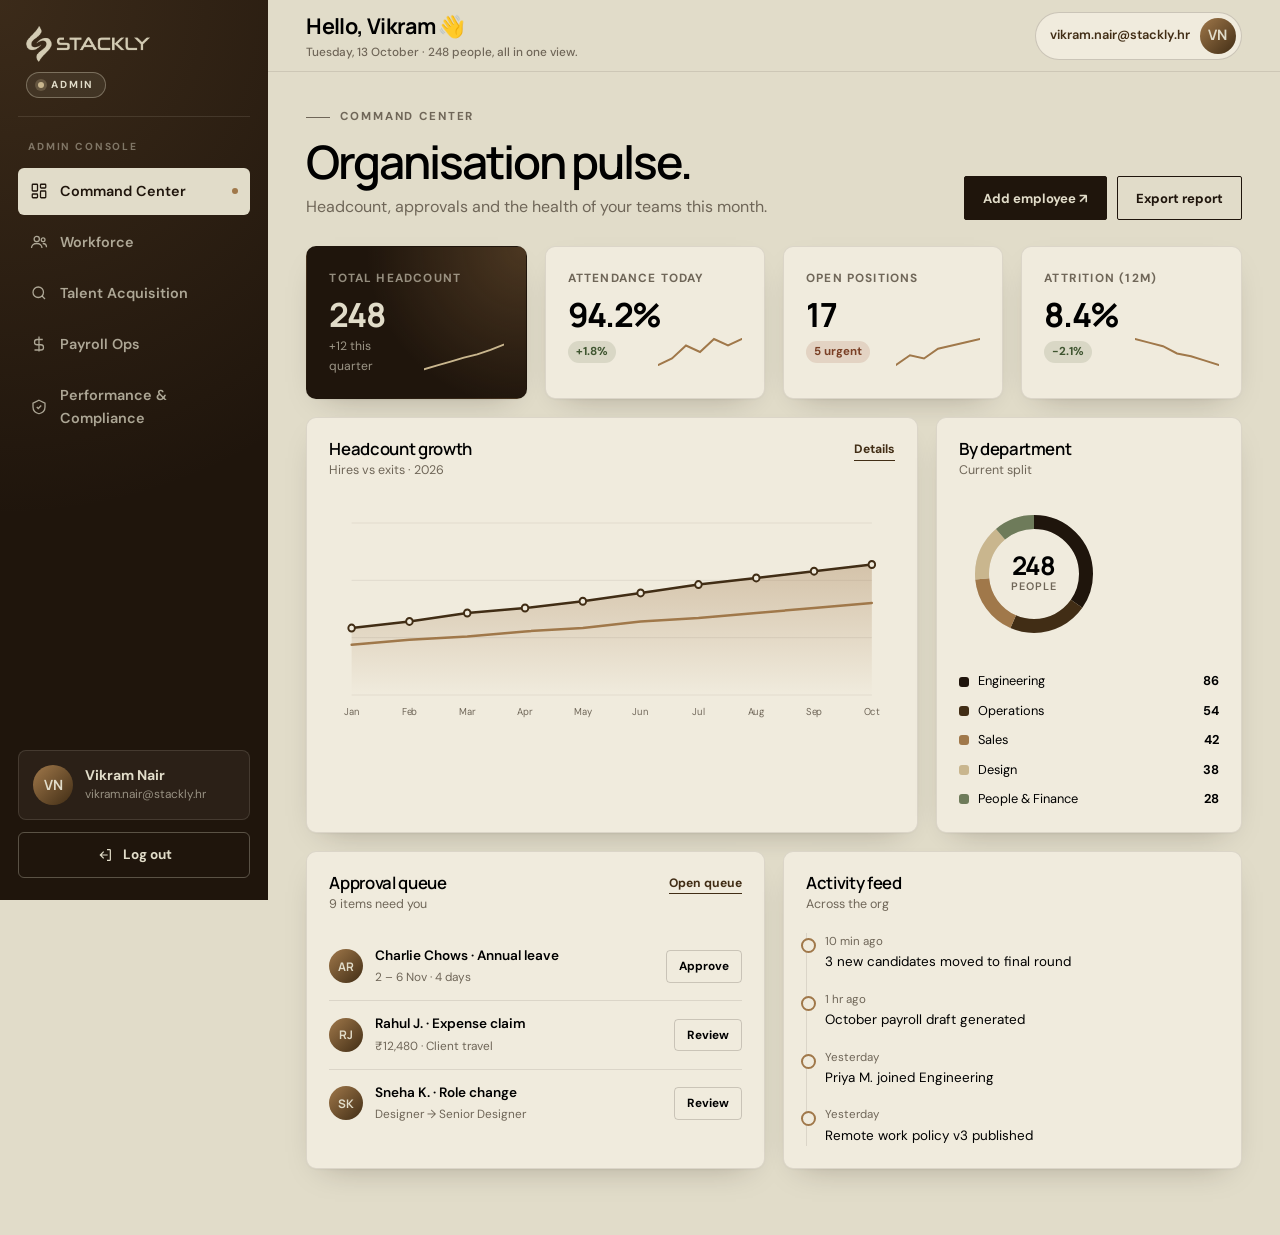
<file: html/admin.html>
<!-- html/admin.html -->
<!doctype html>
<html lang="en">
<head>
  <meta charset="utf-8">
  <meta name="viewport" content="width=device-width, initial-scale=1">
  <meta name="theme-color" content="#1F150C">
  <meta name="description" content="Stackly HR admin console — workforce, hiring, payroll and compliance at a glance.">
  <title>Admin Console — Stackly HR</title>
  <link rel="preconnect" href="https://fonts.googleapis.com">
  <link rel="preconnect" href="https://fonts.gstatic.com" crossorigin>
  <link rel="stylesheet" href="../global.css">
  <link rel="stylesheet" href="../css/dashboard.css">
</head>
<body class="dash" data-name="Vikram Nair" data-email="vikram.nair@stackly.hr">

  <!-- Sidebar -->
  <aside class="sidebar" id="sidebar" aria-label="Admin navigation">
    <div class="side-top">
      <a class="side-brand" href="admin.html" aria-label="Reload Admin Console">
        <img src="../logo.webp" alt="Stackly">
        <span class="role-chip">ADMIN</span>
      </a>
      <button class="side-close" type="button" aria-label="Close navigation">×</button>
    </div>
    <p class="side-label">Admin console</p>
    <nav class="side-nav">
      <button class="side-link" type="button" data-target="a-command">
        <svg viewBox="0 0 24 24"><rect x="3" y="3" width="7" height="9" rx="1"/><rect x="14" y="3" width="7" height="5" rx="1"/><rect x="14" y="12" width="7" height="9" rx="1"/><rect x="3" y="16" width="7" height="5" rx="1"/></svg>Command Center
      </button>
      <button class="side-link" type="button" data-target="a-workforce">
        <svg viewBox="0 0 24 24"><circle cx="9" cy="8" r="3.5"/><path d="M2 20c0-3.5 3-6 7-6s7 2.5 7 6"/><circle cx="17.5" cy="9" r="2.5"/><path d="M17 14c3 0 5 2 5 5"/></svg>Workforce
      </button>
      <button class="side-link" type="button" data-target="a-hiring">
        <svg viewBox="0 0 24 24"><circle cx="11" cy="11" r="7"/><path d="M20 20l-4-4"/></svg>Talent Acquisition
      </button>
      <button class="side-link" type="button" data-target="a-payroll">
        <svg viewBox="0 0 24 24"><path d="M12 2v20M17 6H9.5a3.5 3.5 0 0 0 0 7h5a3.5 3.5 0 0 1 0 7H6"/></svg>Payroll Ops
      </button>
      <button class="side-link" type="button" data-target="a-insights">
        <svg viewBox="0 0 24 24"><path d="M12 3l8 4v5c0 5-3.5 8-8 9-4.5-1-8-4-8-9V7z"/><path d="M9 12l2 2 4-4"/></svg>Performance &amp; Compliance
      </button>
    </nav>
    <div class="side-bottom">
      <div class="profile-card">
        <span class="avatar js-initial"></span>
        <div><strong class="js-name"></strong><span class="js-email"></span></div>
      </div>
      <a class="logout-btn" href="login.html">
        <svg viewBox="0 0 24 24"><path d="M15 4h4a1 1 0 0 1 1 1v14a1 1 0 0 1-1 1h-4M10 17l-5-5 5-5M5 12h11"/></svg>Log out
      </a>
    </div>
  </aside>
  <div class="nav-overlay" aria-hidden="true"></div>

  <!-- Header -->
  <header class="dash-header">
    <div class="header-left">
      <button class="nav-burger" type="button" aria-label="Open navigation" aria-controls="sidebar" aria-expanded="false"><span></span><span></span><span></span></button>
      <p class="hello">Hello, <span class="js-first"></span> 👋<small>Tuesday, 13 October · 248 people, all in one view.</small></p>
    </div>
    <a class="header-profile" href="../404.html" aria-label="View profile">
      <span class="email js-email"></span>
      <span class="avatar js-initial" aria-hidden="true"></span>
    </a>
  </header>

  <main class="dash-main" id="main">

    <!-- 1. Command Center -->
    <section class="data-section" id="a-command" aria-labelledby="a-cmd-title">
      <div class="section-title">
        <div><p class="eyebrow">Command center</p><h1 id="a-cmd-title">Organisation pulse.</h1><p>Headcount, approvals and the health of your teams this month.</p></div>
        <div class="title-actions"><button class="btn" type="button" onclick="window.location.href='../404.html'">Add employee ↗</button><button class="btn btn--outline" type="button" onclick="window.location.href='../404.html'">Export report</button></div>
      </div>
      <div class="grid grid-4">
        <article class="card card--dark"><p class="kpi-label">Total headcount</p><p class="kpi-value" data-count="248">0</p><div class="kpi-foot"><span class="muted">+12 this quarter</span><svg class="spark" data-values="210,216,222,228,233,240,248"></svg></div></article>
        <article class="card"><p class="kpi-label">Attendance today</p><p class="kpi-value" data-count="94.2" data-suffix="%">0</p><div class="kpi-foot"><span class="trend up">+1.8%</span><svg class="spark" data-values="90,91,93,92,94,93,94"></svg></div></article>
        <article class="card"><p class="kpi-label">Open positions</p><p class="kpi-value" data-count="17">0</p><div class="kpi-foot"><span class="trend down">5 urgent</span><svg class="spark" data-values="9,12,11,14,15,16,17"></svg></div></article>
        <article class="card"><p class="kpi-label">Attrition (12m)</p><p class="kpi-value" data-count="8.4" data-suffix="%">0</p><div class="kpi-foot"><span class="trend up">−2.1%</span><svg class="spark" data-values="12,11.5,11,10,9.6,9,8.4"></svg></div></article>
      </div>
      <div class="grid grid-21">
        <article class="card">
          <div class="card-head"><div><h2>Headcount growth</h2><p>Hires vs exits · 2026</p></div><button class="card-link" type="button" onclick="window.location.href='../404.html'">Details</button></div>
          <svg class="line-chart" data-values="210,214,219,222,226,231,236,240,244,248" data-values2="200,203,205,208,210,214,216,219,222,225" data-labels="Jan,Feb,Mar,Apr,May,Jun,Jul,Aug,Sep,Oct"></svg>
        </article>
        <article class="card">
          <div class="card-head"><div><h2>By department</h2><p>Current split</p></div></div>
          <div class="donut-wrap">
            <div class="donut" data-values="86,54,42,38,28" data-colors="#1F150C,#412D15,#A0784A,#C9B68E,#6E7B5A"><div class="donut-center"><strong>248</strong><span>People</span></div></div>
            <ul class="legend"><li><i style="background:#1F150C"></i>Engineering<b>86</b></li><li><i style="background:#412D15"></i>Operations<b>54</b></li><li><i style="background:#A0784A"></i>Sales<b>42</b></li><li><i style="background:#C9B68E"></i>Design<b>38</b></li><li><i style="background:#6E7B5A"></i>People &amp; Finance<b>28</b></li></ul>
          </div>
        </article>
      </div>
      <div class="grid grid-2">
        <article class="card">
          <div class="card-head"><div><h2>Approval queue</h2><p>9 items need you</p></div><button class="card-link" type="button" onclick="window.location.href='../404.html'">Open queue</button></div>
          <ul class="list">
            <li><span class="avatar">AR</span><div class="grow"><strong>Charlie Chows · Annual leave</strong><small>2 – 6 Nov · 4 days</small></div><button class="mini-btn" type="button" onclick="window.location.href='../404.html'">Approve</button></li>
            <li><span class="avatar">RJ</span><div class="grow"><strong>Rahul J. · Expense claim</strong><small>₹12,480 · Client travel</small></div><button class="mini-btn" type="button" onclick="window.location.href='../404.html'">Review</button></li>
            <li><span class="avatar">SK</span><div class="grow"><strong>Sneha K. · Role change</strong><small>Designer → Senior Designer</small></div><button class="mini-btn" type="button" onclick="window.location.href='../404.html'">Review</button></li>
          </ul>
        </article>
        <article class="card">
          <div class="card-head"><div><h2>Activity feed</h2><p>Across the org</p></div></div>
          <ul class="timeline">
            <li><small>10 min ago</small>3 new candidates moved to final round</li>
            <li><small>1 hr ago</small>October payroll draft generated</li>
            <li><small>Yesterday</small>Priya M. joined Engineering</li>
            <li><small>Yesterday</small>Remote work policy v3 published</li>
          </ul>
        </article>
      </div>
    </section>

    <!-- 2. Workforce -->
    <section class="data-section" id="a-workforce" aria-labelledby="a-wf-title">
      <div class="section-title">
        <div><p class="eyebrow">Workforce</p><h1 id="a-wf-title">Every person, accounted for.</h1><p>Directory, attendance patterns and team composition.</p></div>
        <div class="title-actions"><button class="btn" type="button" onclick="window.location.href='../404.html'">Import CSV</button></div>
      </div>
      <div class="grid grid-4">
        <article class="card"><p class="kpi-label">Present now</p><p class="kpi-value" data-count="214">0</p><div class="kpi-foot"><span>of 248</span><span class="trend up">86%</span></div></article>
        <article class="card"><p class="kpi-label">On leave</p><p class="kpi-value" data-count="19">0</p><div class="kpi-foot"><span>7 planned this week</span></div></article>
        <article class="card"><p class="kpi-label">Remote</p><p class="kpi-value" data-count="15">0</p><div class="kpi-foot"><span class="trend up">Policy OK</span></div></article>
        <article class="card card--dark"><p class="kpi-label">Avg. tenure</p><p class="kpi-value" data-count="3.2" data-suffix=" yrs">0</p><div class="kpi-foot"><span class="muted">+0.4 YoY</span></div></article>
      </div>
      <div class="grid grid-21">
        <article class="card">
          <div class="card-head"><div><h2>Daily attendance rate</h2><p>Last 10 working days</p></div></div>
          <div class="bar-chart" data-values="92,94,91,95,93,88,94,96,93,94" data-labels="30,1,2,5,6,7,8,9,12,13" data-unit="%" data-alt="5"></div>
        </article>
        <article class="card">
          <div class="card-head"><div><h2>Employment type</h2><p>Contract mix</p></div></div>
          <div class="donut-wrap">
            <div class="donut" data-values="198,32,18" data-colors="#412D15,#A0784A,#C9B68E"><div class="donut-center"><strong>80%</strong><span>Full-time</span></div></div>
            <ul class="legend"><li><i style="background:#412D15"></i>Full-time<b>198</b></li><li><i style="background:#A0784A"></i>Contract<b>32</b></li><li><i style="background:#C9B68E"></i>Interns<b>18</b></li></ul>
          </div>
        </article>
      </div>
      <div class="grid grid-12">
        <article class="card">
          <div class="card-head"><div><h2>Org attendance heat</h2><p>10 weeks</p></div></div>
          <div class="heatmap" data-seed="42"></div>
          <div class="heat-legend">Low <span style="background:rgba(31,21,12,.07)"></span><span style="background:rgba(160,120,74,.3)"></span><span style="background:rgba(160,120,74,.6)"></span><span style="background:#412D15"></span> High</div>
        </article>
        <article class="card">
          <div class="card-head"><div><h2>Directory</h2><p>Recently updated</p></div><button class="card-link" type="button" onclick="window.location.href='../404.html'">All employees</button></div>
          <div class="table-wrap"><table>
            <thead><tr><th>Name</th><th>Department</th><th>Location</th><th>Status</th><th></th></tr></thead>
            <tbody>
              <tr><td>Charlie Chows</td><td>Design</td><td>Salem</td><td><span class="pill ok">Active</span></td><td><button class="mini-btn" type="button" onclick="window.location.href='../404.html'">Profile</button></td></tr>
              <tr><td>Priya Menon</td><td>Engineering</td><td>Chennai</td><td><span class="pill info">Onboarding</span></td><td><button class="mini-btn" type="button" onclick="window.location.href='../404.html'">Profile</button></td></tr>
              <tr><td>Rahul Joshi</td><td>Sales</td><td>Remote</td><td><span class="pill ok">Active</span></td><td><button class="mini-btn" type="button" onclick="window.location.href='../404.html'">Profile</button></td></tr>
              <tr><td>Meera Pillai</td><td>Operations</td><td>Salem</td><td><span class="pill warn">On leave</span></td><td><button class="mini-btn" type="button" onclick="window.location.href='../404.html'">Profile</button></td></tr>
            </tbody>
          </table></div>
        </article>
      </div>
    </section>

    <!-- 3. Talent Acquisition -->
    <section class="data-section" id="a-hiring" aria-labelledby="a-hire-title">
      <div class="section-title">
        <div><p class="eyebrow">Talent acquisition</p><h1 id="a-hire-title">Build the team ahead.</h1><p>Pipeline health, sources and upcoming interviews.</p></div>
        <div class="title-actions"><button class="btn" type="button" onclick="window.location.href='../404.html'">Post a job ↗</button></div>
      </div>
      <div class="grid grid-3">
        <article class="card card--dark"><p class="kpi-label">Active candidates</p><p class="big-num" style="margin-top:12px" data-count="342">0</p><div class="stat-split"><div><b>17</b><small>Roles</small></div><div><b>24d</b><small>Time to hire</small></div><div><b>86%</b><small>Offer accept</small></div></div></article>
        <article class="card" style="grid-column: span 2">
          <div class="card-head"><div><h2>Hiring funnel</h2><p>All open roles · this quarter</p></div></div>
          <div class="funnel">
            <div class="funnel-row"><span>Applied</span><div class="track-bar"><div class="fill" data-w="100"></div></div><b>342</b></div>
            <div class="funnel-row"><span>Screened</span><div class="track-bar"><div class="fill" data-w="58"></div></div><b>198</b></div>
            <div class="funnel-row"><span>Interviewed</span><div class="track-bar"><div class="fill" data-w="28"></div></div><b>96</b></div>
            <div class="funnel-row"><span>Offered</span><div class="track-bar"><div class="fill" data-w="8"></div></div><b>28</b></div>
            <div class="funnel-row"><span>Hired</span><div class="track-bar"><div class="fill" data-w="7"></div></div><b>24</b></div>
          </div>
        </article>
      </div>
      <div class="grid grid-2">
        <article class="card">
          <div class="card-head"><div><h2>Applications per week</h2><p>Last 8 weeks</p></div></div>
          <svg class="line-chart" data-values="28,34,31,42,39,47,44,52" data-labels="W1,W2,W3,W4,W5,W6,W7,W8"></svg>
        </article>
        <article class="card">
          <div class="card-head"><div><h2>Candidate sources</h2><p>Where hires come from</p></div></div>
          <div class="donut-wrap">
            <div class="donut" data-values="38,27,20,15" data-colors="#1F150C,#A0784A,#C9B68E,#6E7B5A"><div class="donut-center"><strong>38%</strong><span>Referrals</span></div></div>
            <ul class="legend"><li><i style="background:#1F150C"></i>Referrals<b>38%</b></li><li><i style="background:#A0784A"></i>LinkedIn<b>27%</b></li><li><i style="background:#C9B68E"></i>Careers page<b>20%</b></li><li><i style="background:#6E7B5A"></i>Agencies<b>15%</b></li></ul>
          </div>
        </article>
      </div>
      <div class="grid grid-21">
        <article class="card">
          <div class="card-head"><div><h2>Open roles</h2><p>Sorted by urgency</p></div><button class="card-link" type="button" onclick="window.location.href='../404.html'">Manage roles</button></div>
          <div class="table-wrap"><table>
            <thead><tr><th>Role</th><th>Team</th><th>Pipeline</th><th>Priority</th><th></th></tr></thead>
            <tbody>
              <tr><td>Senior Backend Engineer</td><td>Engineering</td><td>48</td><td><span class="pill bad">Urgent</span></td><td><button class="mini-btn" type="button" onclick="window.location.href='../404.html'">View</button></td></tr>
              <tr><td>Payroll Specialist</td><td>Finance</td><td>21</td><td><span class="pill warn">High</span></td><td><button class="mini-btn" type="button" onclick="window.location.href='../404.html'">View</button></td></tr>
              <tr><td>Product Designer</td><td>Design</td><td>36</td><td><span class="pill ok">Normal</span></td><td><button class="mini-btn" type="button" onclick="window.location.href='../404.html'">View</button></td></tr>
            </tbody>
          </table></div>
        </article>
        <article class="card">
          <div class="card-head"><div><h2>Interviews today</h2><p>4 scheduled</p></div></div>
          <ul class="list">
            <li><span class="avatar">DS</span><div class="grow"><strong>Divya S.</strong><small>11:00 · Backend · Round 2</small></div></li>
            <li><span class="avatar">AK</span><div class="grow"><strong>Arjun K.</strong><small>13:30 · Design · Portfolio</small></div></li>
            <li><span class="avatar">NT</span><div class="grow"><strong>Nisha T.</strong><small>16:00 · Payroll · Final</small></div></li>
          </ul>
        </article>
      </div>
    </section>

    <!-- 4. Payroll Ops -->
    <section class="data-section" id="a-payroll" aria-labelledby="a-pay-title">
      <div class="section-title">
        <div><p class="eyebrow">Payroll ops</p><h1 id="a-pay-title">Run payroll with confidence.</h1><p>Cycle status, cost trends, statutory filings and exceptions.</p></div>
        <div class="title-actions"><button class="btn" type="button" onclick="window.location.href='../404.html'">Run October payroll</button><button class="btn btn--outline" type="button" onclick="window.location.href='../404.html'">Preview</button></div>
      </div>
      <div class="grid grid-4">
        <article class="card card--dark"><p class="kpi-label">Monthly payroll</p><p class="kpi-value" data-count="2.84" data-prefix="₹" data-suffix=" Cr">0</p><div class="kpi-foot"><span class="muted">October draft</span><svg class="spark" data-values="2.5,2.55,2.6,2.66,2.7,2.78,2.84"></svg></div></article>
        <article class="card"><p class="kpi-label">Employees paid</p><p class="kpi-value" data-count="246">0</p><div class="kpi-foot"><span>2 on hold</span></div></article>
        <article class="card"><p class="kpi-label">Exceptions</p><p class="kpi-value" data-count="5">0</p><div class="kpi-foot"><span class="trend down">Needs review</span></div></article>
        <article class="card"><p class="kpi-label">Cycle readiness</p><p class="kpi-value" data-count="82" data-suffix="%">0</p><div class="kpi-foot"><span class="trend up">On schedule</span></div></article>
      </div>
      <div class="grid grid-21">
        <article class="card">
          <div class="card-head"><div><h2>Payroll cost by month</h2><p>₹ lakhs · 2026</p></div></div>
          <div class="bar-chart" data-values="250,252,258,261,266,270,274,278,281,284" data-labels="Jan,Feb,Mar,Apr,May,Jun,Jul,Aug,Sep,Oct" data-unit="L" data-alt="9"></div>
        </article>
        <article class="card">
          <div class="card-head"><div><h2>Cost composition</h2><p>October</p></div></div>
          <div class="donut-wrap">
            <div class="donut" data-values="68,14,10,8" data-colors="#1F150C,#412D15,#A0784A,#C9B68E"><div class="donut-center"><strong>₹2.84Cr</strong><span>Total</span></div></div>
            <ul class="legend"><li><i style="background:#1F150C"></i>Salaries<b>68%</b></li><li><i style="background:#412D15"></i>Benefits<b>14%</b></li><li><i style="background:#A0784A"></i>Statutory<b>10%</b></li><li><i style="background:#C9B68E"></i>Bonuses<b>8%</b></li></ul>
          </div>
        </article>
      </div>
      <div class="grid grid-2">
        <article class="card">
          <div class="card-head"><div><h2>Cycle checklist</h2><p>October run</p></div></div>
          <div class="progress-list">
            <div class="progress-row"><div class="meta"><span>Attendance locked</span><span>100%</span></div><div class="track-bar"><div class="fill" data-w="100"></div></div></div>
            <div class="progress-row"><div class="meta"><span>Variable pay inputs</span><span>90%</span></div><div class="track-bar"><div class="fill" data-w="90"></div></div></div>
            <div class="progress-row"><div class="meta"><span>Reimbursements approved</span><span>74%</span></div><div class="track-bar"><div class="fill" data-w="74"></div></div></div>
            <div class="progress-row"><div class="meta"><span>Finance sign-off</span><span>0%</span></div><div class="track-bar"><div class="fill" data-w="2"></div></div></div>
          </div>
        </article>
        <article class="card">
          <div class="card-head"><div><h2>Statutory filings</h2><p>Upcoming deadlines</p></div></div>
          <ul class="list">
            <li><span class="icon-dot">PF</span><div class="grow"><strong>EPF challan</strong><small>Due 15 Oct</small></div><span class="pill warn">2 days</span></li>
            <li><span class="icon-dot">ESI</span><div class="grow"><strong>ESIC contribution</strong><small>Due 15 Oct</small></div><span class="pill warn">2 days</span></li>
            <li><span class="icon-dot">TDS</span><div class="grow"><strong>TDS Q2 return</strong><small>Due 31 Oct</small></div><span class="pill ok">Ready</span></li>
            <li><span class="icon-dot">PT</span><div class="grow"><strong>Professional tax</strong><small>Filed 30 Sep</small></div><span class="pill ok">Filed</span></li>
          </ul>
        </article>
      </div>
      <article class="card">
        <div class="card-head"><div><h2>Exceptions to resolve</h2><p>Before running payroll</p></div></div>
        <div class="table-wrap"><table>
          <thead><tr><th>Employee</th><th>Issue</th><th>Impact</th><th>Status</th><th></th></tr></thead>
          <tbody>
            <tr><td>Priya Menon</td><td>Bank details missing</td><td>₹92,000</td><td><span class="pill bad">Blocked</span></td><td><button class="mini-btn" type="button" onclick="window.location.href='../404.html'">Fix</button></td></tr>
            <tr><td>Rahul Joshi</td><td>Loss of pay mismatch</td><td>₹4,200</td><td><span class="pill warn">Review</span></td><td><button class="mini-btn" type="button" onclick="window.location.href='../404.html'">Review</button></td></tr>
            <tr><td>Karthik S.</td><td>Arrears from revision</td><td>₹18,500</td><td><span class="pill warn">Review</span></td><td><button class="mini-btn" type="button" onclick="window.location.href='../404.html'">Review</button></td></tr>
          </tbody>
        </table></div>
      </article>
    </section>

    <!-- 5. Performance & Compliance -->
    <section class="data-section" id="a-insights" aria-labelledby="a-perf-title">
      <div class="section-title">
        <div><p class="eyebrow">Performance &amp; compliance</p><h1 id="a-perf-title">Healthy teams, clean records.</h1><p>Review cycles, engagement, policy acknowledgements and audits.</p></div>
        <div class="title-actions"><button class="btn" type="button" onclick="window.location.href='../404.html'">Launch review cycle</button></div>
      </div>
      <div class="grid grid-3">
        <article class="card card--dark">
          <div class="card-head"><div><h2>Q3 reviews completed</h2><p>Cycle closes 20 Oct</p></div></div>
          <div class="ring" data-v="73"><div class="ring-center">73%</div></div>
          <div class="stat-split"><div><b>181</b><small>Done</small></div><div><b>52</b><small>Pending</small></div><div><b>15</b><small>Overdue</small></div></div>
        </article>
        <article class="card">
          <div class="card-head"><div><h2>Rating distribution</h2><p>Q3 calibrated</p></div></div>
          <div class="bar-chart" data-values="4,18,96,48,15" data-labels="1,2,3,4,5" data-alt="0,4"></div>
        </article>
        <article class="card">
          <div class="card-head"><div><h2>Policy acknowledgement</h2><p>Signed by employees</p></div></div>
          <div class="progress-list">
            <div class="progress-row"><div class="meta"><span>Code of conduct</span><span>98%</span></div><div class="track-bar"><div class="fill" data-w="98"></div></div></div>
            <div class="progress-row"><div class="meta"><span>POSH training</span><span>91%</span></div><div class="track-bar"><div class="fill" data-w="91"></div></div></div>
            <div class="progress-row"><div class="meta"><span>Remote policy v3</span><span>64%</span></div><div class="track-bar"><div class="fill" data-w="64"></div></div></div>
            <div class="progress-row"><div class="meta"><span>Data privacy</span><span>87%</span></div><div class="track-bar"><div class="fill" data-w="87"></div></div></div>
          </div>
        </article>
      </div>
      <div class="grid grid-21">
        <article class="card">
          <div class="card-head"><div><h2>Engagement score</h2><p>eNPS vs industry benchmark</p></div></div>
          <svg class="line-chart" data-values="32,35,34,38,41,40,44,47" data-values2="30,30,31,31,32,32,33,33" data-labels="Q1'25,Q2,Q3,Q4,Q1'26,Q2,Q3,Q4"></svg>
        </article>
        <article class="card">
          <div class="card-head"><div><h2>Audit trail</h2><p>Recent admin actions</p></div><button class="card-link" type="button" onclick="window.location.href='../404.html'">Full log</button></div>
          <ul class="timeline">
            <li><small>Today, 09:12</small>Salary revision approved · Karthik S.</li>
            <li><small>Yesterday</small>Role permissions updated · Finance</li>
            <li><small>11 Oct</small>Background check cleared · Priya M.</li>
            <li><small>10 Oct</small>Policy v3 published to all</li>
          </ul>
        </article>
      </div>
      <article class="card">
        <div class="card-head"><div><h2>Compliance watchlist</h2><p>Items requiring action</p></div></div>
        <div class="table-wrap"><table>
          <thead><tr><th>Item</th><th>Owner</th><th>Due</th><th>Risk</th><th></th></tr></thead>
          <tbody>
            <tr><td>Labour law register update</td><td>People Ops</td><td>18 Oct</td><td><span class="pill bad">High</span></td><td><button class="mini-btn" type="button" onclick="window.location.href='../404.html'">Assign</button></td></tr>
            <tr><td>Contract renewals (6)</td><td>Legal</td><td>25 Oct</td><td><span class="pill warn">Medium</span></td><td><button class="mini-btn" type="button" onclick="window.location.href='../404.html'">Open</button></td></tr>
            <tr><td>Annual fire-safety drill</td><td>Facilities</td><td>5 Nov</td><td><span class="pill ok">Low</span></td><td><button class="mini-btn" type="button" onclick="window.location.href='../404.html'">Schedule</button></td></tr>
          </tbody>
        </table></div>
      </article>
    </section>
  </main>

  <script src="../js/dashboard.js"></script>
</body>
</html>
</file>
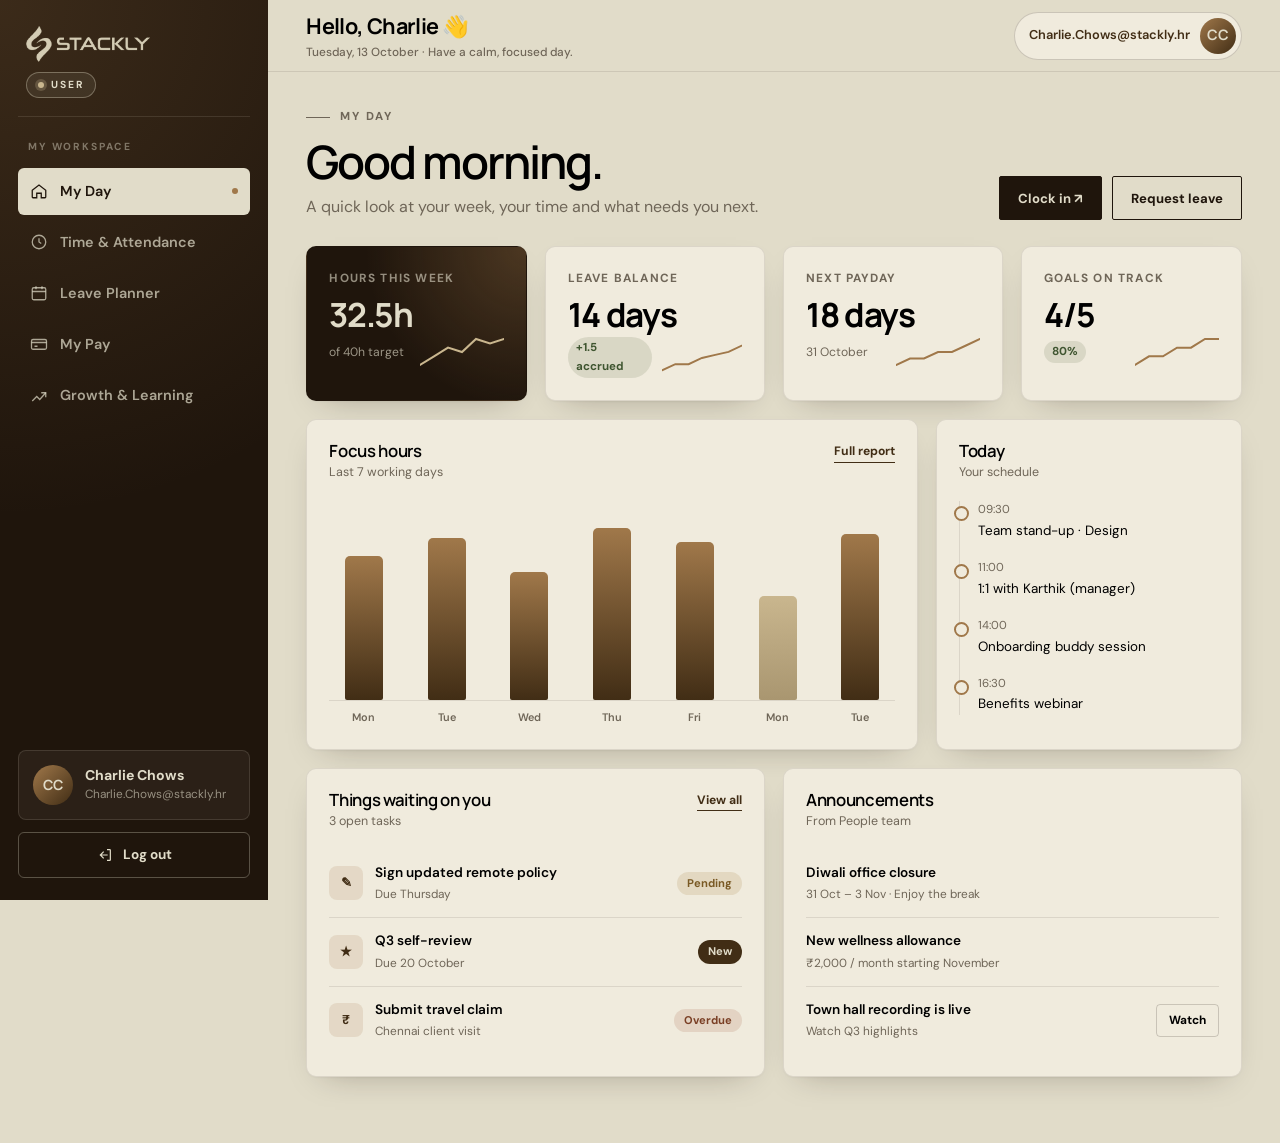
<file: html/user.html>
<!-- html/user.html -->
<!doctype html>
<html lang="en">
<head>
  <meta charset="utf-8">
  <meta name="viewport" content="width=device-width, initial-scale=1">
  <meta name="theme-color" content="#1F150C">
  <meta name="description" content="Your Stackly HR employee workspace — attendance, leave, pay and growth in one place.">
  <title>My Workspace — Stackly HR</title>
  <link rel="preconnect" href="https://fonts.googleapis.com">
  <link rel="preconnect" href="https://fonts.gstatic.com" crossorigin>
  <link rel="stylesheet" href="../global.css">
  <link rel="stylesheet" href="../css/dashboard.css">
</head>
<body class="dash" data-name="Charlie Chows" data-email="Charlie.Chows@stackly.hr">

  <!-- Sidebar -->
  <aside class="sidebar" id="sidebar" aria-label="Workspace navigation">
    <div class="side-top">
      <a class="side-brand" href="user.html" aria-label="Reload My Workspace">
        <img src="../logo.webp" alt="Stackly">
        <span class="role-chip">USER</span>
      </a>
      <button class="side-close" type="button" aria-label="Close navigation">×</button>
    </div>
    <p class="side-label">My workspace</p>
    <nav class="side-nav">
      <button class="side-link" type="button" data-target="u-home">
        <svg viewBox="0 0 24 24"><path d="M3 11l9-7 9 7v9a1 1 0 0 1-1 1h-5v-6H9v6H4a1 1 0 0 1-1-1z"/></svg>My Day
      </button>
      <button class="side-link" type="button" data-target="u-attendance">
        <svg viewBox="0 0 24 24"><circle cx="12" cy="12" r="9"/><path d="M12 7v5l3 2"/></svg>Time &amp; Attendance
      </button>
      <button class="side-link" type="button" data-target="u-leave">
        <svg viewBox="0 0 24 24"><rect x="3" y="5" width="18" height="16" rx="2"/><path d="M3 10h18M8 3v4M16 3v4"/></svg>Leave Planner
      </button>
      <button class="side-link" type="button" data-target="u-pay">
        <svg viewBox="0 0 24 24"><rect x="2" y="6" width="20" height="13" rx="2"/><path d="M2 10h20M6 15h4"/></svg>My Pay
      </button>
      <button class="side-link" type="button" data-target="u-growth">
        <svg viewBox="0 0 24 24"><path d="M3 20l6-6 4 4 8-9"/><path d="M15 9h6v6"/></svg>Growth &amp; Learning
      </button>
    </nav>
    <div class="side-bottom">
      <div class="profile-card">
        <span class="avatar js-initial"></span>
        <div><strong class="js-name"></strong><span class="js-email"></span></div>
      </div>
      <a class="logout-btn" href="login.html">
        <svg viewBox="0 0 24 24"><path d="M15 4h4a1 1 0 0 1 1 1v14a1 1 0 0 1-1 1h-4M10 17l-5-5 5-5M5 12h11"/></svg>Log out
      </a>
    </div>
  </aside>
  <div class="nav-overlay" aria-hidden="true"></div>

  <!-- Header -->
  <header class="dash-header">
    <div class="header-left">
      <button class="nav-burger" type="button" aria-label="Open navigation" aria-controls="sidebar" aria-expanded="false"><span></span><span></span><span></span></button>
      <p class="hello">Hello, <span class="js-first"></span> 👋<small>Tuesday, 13 October · Have a calm, focused day.</small></p>
    </div>
    <a class="header-profile" href="../404.html" aria-label="View profile">
      <span class="email js-email"></span>
      <span class="avatar js-initial" aria-hidden="true"></span>
    </a>
  </header>

  <main class="dash-main" id="main">

    <!-- 1. My Day -->
    <section class="data-section" id="u-home" aria-labelledby="u-home-title">
      <div class="section-title">
        <div><p class="eyebrow">My day</p><h1 id="u-home-title">Good morning.</h1><p>A quick look at your week, your time and what needs you next.</p></div>
        <div class="title-actions"><button class="btn" type="button" onclick="window.location.href='../404.html'">Clock in ↗</button><button class="btn btn--outline" type="button" onclick="window.location.href='../404.html'">Request leave</button></div>
      </div>

      <div class="grid grid-4">
        <article class="card card--dark"><p class="kpi-label">Hours this week</p><p class="kpi-value" data-count="32.5" data-suffix="h">0</p><div class="kpi-foot"><span class="muted">of 40h target</span><svg class="spark" data-values="5,6,7,6.5,8,7.5,8"></svg></div></article>
        <article class="card"><p class="kpi-label">Leave balance</p><p class="kpi-value" data-count="14" data-suffix=" days">0</p><div class="kpi-foot"><span class="trend up">+1.5 accrued</span><svg class="spark" data-values="10,11,11,12,12.5,13,14"></svg></div></article>
        <article class="card"><p class="kpi-label">Next payday</p><p class="kpi-value" data-count="18" data-suffix=" days">0</p><div class="kpi-foot"><span>31 October</span><svg class="spark" data-values="3,4,4,5,5,6,7"></svg></div></article>
        <article class="card"><p class="kpi-label">Goals on track</p><p class="kpi-value" data-count="4" data-suffix="/5">0</p><div class="kpi-foot"><span class="trend up">80%</span><svg class="spark" data-values="1,2,2,3,3,4,4"></svg></div></article>
      </div>

      <div class="grid grid-21">
        <article class="card">
          <div class="card-head"><div><h2>Focus hours</h2><p>Last 7 working days</p></div><button class="card-link" type="button" onclick="window.location.href='../404.html'">Full report</button></div>
          <div class="bar-chart" data-values="7.2,8.1,6.4,8.6,7.9,5.2,8.3" data-labels="Mon,Tue,Wed,Thu,Fri,Mon,Tue" data-unit="h" data-alt="5"></div>
        </article>
        <article class="card">
          <div class="card-head"><div><h2>Today</h2><p>Your schedule</p></div></div>
          <ul class="timeline">
            <li><small>09:30</small>Team stand-up · Design</li>
            <li><small>11:00</small>1:1 with Karthik (manager)</li>
            <li><small>14:00</small>Onboarding buddy session</li>
            <li><small>16:30</small>Benefits webinar</li>
          </ul>
        </article>
      </div>

      <div class="grid grid-2">
        <article class="card">
          <div class="card-head"><div><h2>Things waiting on you</h2><p>3 open tasks</p></div><button class="card-link" type="button" onclick="window.location.href='../404.html'">View all</button></div>
          <ul class="list">
            <li><span class="icon-dot">✎</span><div class="grow"><strong>Sign updated remote policy</strong><small>Due Thursday</small></div><span class="pill warn">Pending</span></li>
            <li><span class="icon-dot">★</span><div class="grow"><strong>Q3 self-review</strong><small>Due 20 October</small></div><span class="pill info">New</span></li>
            <li><span class="icon-dot">₹</span><div class="grow"><strong>Submit travel claim</strong><small>Chennai client visit</small></div><span class="pill bad">Overdue</span></li>
          </ul>
        </article>
        <article class="card">
          <div class="card-head"><div><h2>Announcements</h2><p>From People team</p></div></div>
          <ul class="list">
            <li><div class="grow"><strong>Diwali office closure</strong><small>31 Oct – 3 Nov · Enjoy the break</small></div></li>
            <li><div class="grow"><strong>New wellness allowance</strong><small>₹2,000 / month starting November</small></div></li>
            <li><div class="grow"><strong>Town hall recording is live</strong><small>Watch Q3 highlights</small></div><button class="mini-btn" type="button" onclick="window.location.href='../404.html'">Watch</button></li>
          </ul>
        </article>
      </div>
    </section>

    <!-- 2. Time & Attendance -->
    <section class="data-section" id="u-attendance" aria-labelledby="u-att-title">
      <div class="section-title">
        <div><p class="eyebrow">Time &amp; attendance</p><h1 id="u-att-title">Your time, in view.</h1><p>Clock-ins, working patterns and regularisation requests.</p></div>
        <div class="title-actions"><button class="btn" type="button" onclick="window.location.href='../404.html'">Regularise a day</button></div>
      </div>
      <div class="grid grid-4">
        <article class="card"><p class="kpi-label">Present days</p><p class="kpi-value" data-count="19">0</p><div class="kpi-foot"><span>October so far</span><span class="trend up">100%</span></div></article>
        <article class="card"><p class="kpi-label">Avg. check-in</p><p class="kpi-value">09:24</p><div class="kpi-foot"><span>6 min early</span><svg class="spark" data-values="9,7,8,6,5,6,4"></svg></div></article>
        <article class="card"><p class="kpi-label">Overtime</p><p class="kpi-value" data-count="6.5" data-suffix="h">0</p><div class="kpi-foot"><span class="trend down">+2h vs Sep</span></div></article>
        <article class="card card--dark"><p class="kpi-label">Remote days</p><p class="kpi-value" data-count="6">0</p><div class="kpi-foot"><span class="muted">of 8 allowed</span></div></article>
      </div>
      <div class="grid grid-21">
        <article class="card">
          <div class="card-head"><div><h2>Hours trend</h2><p>Logged vs. scheduled · last 8 weeks</p></div></div>
          <svg class="line-chart" data-values="38,41,39,42,37,40,43,41" data-values2="40,40,40,40,40,40,40,40" data-labels="W1,W2,W3,W4,W5,W6,W7,W8"></svg>
        </article>
        <article class="card">
          <div class="card-head"><div><h2>Work mode</h2><p>This quarter</p></div></div>
          <div class="donut-wrap">
            <div class="donut" data-values="62,28,10" data-colors="#412D15,#A0784A,#C9B68E"><div class="donut-center"><strong>62%</strong><span>Office</span></div></div>
            <ul class="legend"><li><i style="background:#412D15"></i>Office<b>62%</b></li><li><i style="background:#A0784A"></i>Remote<b>28%</b></li><li><i style="background:#C9B68E"></i>Field<b>10%</b></li></ul>
          </div>
        </article>
      </div>
      <div class="grid grid-12">
        <article class="card">
          <div class="card-head"><div><h2>Attendance streak</h2><p>Last 10 weeks</p></div></div>
          <div class="heatmap" data-seed="11"></div>
          <div class="heat-legend">Less <span style="background:rgba(31,21,12,.07)"></span><span style="background:rgba(160,120,74,.3)"></span><span style="background:rgba(160,120,74,.6)"></span><span style="background:#412D15"></span> More</div>
        </article>
        <article class="card">
          <div class="card-head"><div><h2>Recent log</h2><p>Last 5 days</p></div><button class="card-link" type="button" onclick="window.location.href='../404.html'">Export</button></div>
          <div class="table-wrap"><table>
            <thead><tr><th>Date</th><th>In</th><th>Out</th><th>Hours</th><th>Status</th></tr></thead>
            <tbody>
              <tr><td>13 Oct</td><td>09:18</td><td>—</td><td>Live</td><td><span class="pill info">Working</span></td></tr>
              <tr><td>12 Oct</td><td>09:31</td><td>18:12</td><td>8h 41m</td><td><span class="pill ok">On time</span></td></tr>
              <tr><td>09 Oct</td><td>09:52</td><td>18:40</td><td>8h 48m</td><td><span class="pill warn">Late</span></td></tr>
              <tr><td>08 Oct</td><td>09:20</td><td>17:55</td><td>8h 35m</td><td><span class="pill ok">On time</span></td></tr>
              <tr><td>07 Oct</td><td>—</td><td>—</td><td>—</td><td><span class="pill bad">Missed punch</span></td></tr>
            </tbody>
          </table></div>
        </article>
      </div>
    </section>

    <!-- 3. Leave Planner -->
    <section class="data-section" id="u-leave" aria-labelledby="u-leave-title">
      <div class="section-title">
        <div><p class="eyebrow">Leave planner</p><h1 id="u-leave-title">Time to recharge.</h1><p>Balances, upcoming breaks and request history.</p></div>
        <div class="title-actions"><button class="btn" type="button" onclick="window.location.href='../404.html'">Apply for leave ↗</button></div>
      </div>
      <div class="grid grid-3">
        <article class="card card--dark">
          <div class="card-head"><div><h2>Annual leave used</h2><p>2026 allowance</p></div></div>
          <div class="ring" data-v="42"><div class="ring-center">42%</div></div>
          <div class="stat-split"><div><b>24</b><small>Total</small></div><div><b>10</b><small>Used</small></div><div><b>14</b><small>Left</small></div></div>
        </article>
        <article class="card">
          <div class="card-head"><div><h2>Balances</h2><p>By leave type</p></div></div>
          <div class="progress-list">
            <div class="progress-row"><div class="meta"><span>Annual</span><span>14 / 24</span></div><div class="track-bar"><div class="fill" data-w="58"></div></div></div>
            <div class="progress-row"><div class="meta"><span>Sick</span><span>6 / 8</span></div><div class="track-bar"><div class="fill" data-w="75"></div></div></div>
            <div class="progress-row"><div class="meta"><span>Casual</span><span>3 / 6</span></div><div class="track-bar"><div class="fill" data-w="50"></div></div></div>
            <div class="progress-row"><div class="meta"><span>Comp-off</span><span>2 / 2</span></div><div class="track-bar"><div class="fill" data-w="100"></div></div></div>
          </div>
        </article>
        <article class="card">
          <div class="card-head"><div><h2>Upcoming holidays</h2><p>Company calendar</p></div></div>
          <ul class="list">
            <li><span class="icon-dot">20</span><div class="grow"><strong>Ayudha Puja</strong><small>Tuesday, 20 Oct</small></div></li>
            <li><span class="icon-dot">01</span><div class="grow"><strong>Diwali</strong><small>Sunday, 1 Nov</small></div></li>
            <li><span class="icon-dot">25</span><div class="grow"><strong>Christmas</strong><small>Friday, 25 Dec</small></div></li>
          </ul>
        </article>
      </div>
      <div class="grid grid-21">
        <article class="card">
          <div class="card-head"><div><h2>Days off by month</h2><p>Taken this year</p></div></div>
          <div class="bar-chart" data-values="0,1,2,0,3,1,0,2,1,0" data-labels="Jan,Feb,Mar,Apr,May,Jun,Jul,Aug,Sep,Oct" data-unit="d" data-alt="4"></div>
        </article>
        <article class="card">
          <div class="card-head"><div><h2>Team away</h2><p>This week</p></div></div>
          <ul class="list">
            <li><span class="avatar">KS</span><div class="grow"><strong>Karthik S.</strong><small>Wed – Thu</small></div></li>
            <li><span class="avatar">MP</span><div class="grow"><strong>Meera P.</strong><small>Friday</small></div></li>
            <li><span class="avatar">RJ</span><div class="grow"><strong>Rahul J.</strong><small>Remote all week</small></div></li>
          </ul>
        </article>
      </div>
      <article class="card">
        <div class="card-head"><div><h2>My requests</h2><p>Recent history</p></div><button class="card-link" type="button" onclick="window.location.href='../404.html'">See all</button></div>
        <div class="table-wrap"><table>
          <thead><tr><th>Type</th><th>Dates</th><th>Days</th><th>Approver</th><th>Status</th><th></th></tr></thead>
          <tbody>
            <tr><td>Annual</td><td>2 – 6 Nov</td><td>4</td><td>Karthik S.</td><td><span class="pill warn">Awaiting</span></td><td><button class="mini-btn" type="button" onclick="window.location.href='../404.html'">Withdraw</button></td></tr>
            <tr><td>Sick</td><td>14 Sep</td><td>1</td><td>Karthik S.</td><td><span class="pill ok">Approved</span></td><td><button class="mini-btn" type="button" onclick="window.location.href='../404.html'">View</button></td></tr>
            <tr><td>Casual</td><td>22 Aug</td><td>1</td><td>Karthik S.</td><td><span class="pill ok">Approved</span></td><td><button class="mini-btn" type="button" onclick="window.location.href='../404.html'">View</button></td></tr>
          </tbody>
        </table></div>
      </article>
    </section>

    <!-- 4. My Pay -->
    <section class="data-section" id="u-pay" aria-labelledby="u-pay-title">
      <div class="section-title">
        <div><p class="eyebrow">My pay</p><h1 id="u-pay-title">Clear, on time, yours.</h1><p>Payslips, deductions, tax and reimbursements.</p></div>
        <div class="title-actions"><button class="btn" type="button" onclick="window.location.href='../404.html'">Download payslip</button><button class="btn btn--outline" type="button" onclick="window.location.href='../404.html'">Tax declaration</button></div>
      </div>
      <div class="grid grid-12">
        <article class="card card--dark">
          <p class="kpi-label">September net pay</p>
          <p class="big-num" style="margin:14px 0 6px" data-count="86420" data-prefix="₹">0</p>
          <p class="muted" style="font-size:.82rem">Credited 30 Sep · HDFC ••4821</p>
          <div class="stat-split"><div><b>₹1.08L</b><small>Gross</small></div><div><b>₹21.6K</b><small>Deductions</small></div><div><b>₹4.2K</b><small>Claims</small></div></div>
        </article>
        <article class="card">
          <div class="card-head"><div><h2>Net pay trend</h2><p>Last 8 months</p></div></div>
          <svg class="line-chart" data-values="78,79,79,82,82,84,86,86.4" data-labels="Feb,Mar,Apr,May,Jun,Jul,Aug,Sep"></svg>
        </article>
      </div>
      <div class="grid grid-2">
        <article class="card">
          <div class="card-head"><div><h2>Salary breakdown</h2><p>Monthly CTC split</p></div></div>
          <div class="donut-wrap">
            <div class="donut" data-values="50,20,12,10,8" data-colors="#1F150C,#412D15,#A0784A,#C9B68E,#6E7B5A"><div class="donut-center"><strong>₹1.08L</strong><span>Gross</span></div></div>
            <ul class="legend"><li><i style="background:#1F150C"></i>Basic<b>50%</b></li><li><i style="background:#412D15"></i>HRA<b>20%</b></li><li><i style="background:#A0784A"></i>Special<b>12%</b></li><li><i style="background:#C9B68E"></i>PF<b>10%</b></li><li><i style="background:#6E7B5A"></i>Allowances<b>8%</b></li></ul>
          </div>
        </article>
        <article class="card">
          <div class="card-head"><div><h2>Tax savings</h2><p>FY 2026–27 declarations</p></div></div>
          <div class="progress-list">
            <div class="progress-row"><div class="meta"><span>80C investments</span><span>₹1.2L / 1.5L</span></div><div class="track-bar"><div class="fill" data-w="80"></div></div></div>
            <div class="progress-row"><div class="meta"><span>80D health</span><span>₹18K / 25K</span></div><div class="track-bar"><div class="fill" data-w="72"></div></div></div>
            <div class="progress-row"><div class="meta"><span>HRA exemption</span><span>₹96K / 1.2L</span></div><div class="track-bar"><div class="fill" data-w="80"></div></div></div>
            <div class="progress-row"><div class="meta"><span>NPS</span><span>₹20K / 50K</span></div><div class="track-bar"><div class="fill" data-w="40"></div></div></div>
          </div>
        </article>
      </div>
      <div class="grid grid-21">
        <article class="card">
          <div class="card-head"><div><h2>Payslips</h2><p>Download anytime</p></div></div>
          <div class="table-wrap"><table>
            <thead><tr><th>Month</th><th>Gross</th><th>Net</th><th>Status</th><th></th></tr></thead>
            <tbody>
              <tr><td>September</td><td>₹1,08,000</td><td>₹86,420</td><td><span class="pill ok">Paid</span></td><td><button class="mini-btn" type="button" onclick="window.location.href='../404.html'">PDF</button></td></tr>
              <tr><td>August</td><td>₹1,08,000</td><td>₹86,010</td><td><span class="pill ok">Paid</span></td><td><button class="mini-btn" type="button" onclick="window.location.href='../404.html'">PDF</button></td></tr>
              <tr><td>July</td><td>₹1,05,000</td><td>₹84,120</td><td><span class="pill ok">Paid</span></td><td><button class="mini-btn" type="button" onclick="window.location.href='../404.html'">PDF</button></td></tr>
            </tbody>
          </table></div>
        </article>
        <article class="card">
          <div class="card-head"><div><h2>Reimbursements</h2><p>Claims in progress</p></div></div>
          <ul class="list">
            <li><span class="icon-dot">✈</span><div class="grow"><strong>Travel · Chennai</strong><small>₹3,240</small></div><span class="pill warn">Review</span></li>
            <li><span class="icon-dot">☕</span><div class="grow"><strong>Client lunch</strong><small>₹960</small></div><span class="pill ok">Approved</span></li>
            <li><span class="icon-dot">⌂</span><div class="grow"><strong>Internet</strong><small>₹1,000</small></div><span class="pill ok">Paid</span></li>
          </ul>
        </article>
      </div>
    </section>

    <!-- 5. Growth & Learning -->
    <section class="data-section" id="u-growth" aria-labelledby="u-growth-title">
      <div class="section-title">
        <div><p class="eyebrow">Growth &amp; learning</p><h1 id="u-growth-title">Keep getting better.</h1><p>Goals, feedback, skills and courses picked for you.</p></div>
        <div class="title-actions"><button class="btn" type="button" onclick="window.location.href='../404.html'">Browse courses ↗</button></div>
      </div>
      <div class="grid grid-21">
        <article class="card">
          <div class="card-head"><div><h2>Q4 goals</h2><p>Progress to date</p></div><button class="card-link" type="button" onclick="window.location.href='../404.html'">Edit goals</button></div>
          <div class="progress-list">
            <div class="progress-row"><div class="meta"><span>Ship onboarding redesign</span><span>85%</span></div><div class="track-bar"><div class="fill" data-w="85"></div></div></div>
            <div class="progress-row"><div class="meta"><span>Mentor one new joiner</span><span>60%</span></div><div class="track-bar"><div class="fill" data-w="60"></div></div></div>
            <div class="progress-row"><div class="meta"><span>Accessibility certification</span><span>45%</span></div><div class="track-bar"><div class="fill" data-w="45"></div></div></div>
            <div class="progress-row"><div class="meta"><span>Reduce design debt by 30%</span><span>70%</span></div><div class="track-bar"><div class="fill" data-w="70"></div></div></div>
            <div class="progress-row"><div class="meta"><span>Run 2 user research sessions</span><span>100%</span></div><div class="track-bar"><div class="fill" data-w="100"></div></div></div>
          </div>
        </article>
        <article class="card card--dark">
          <div class="card-head"><div><h2>Learning hours</h2><p>Yearly target: 40h</p></div></div>
          <div class="ring" data-v="68"><div class="ring-center">27h</div></div>
          <p class="muted" style="text-align:center;font-size:.82rem">68% complete · 13h to go</p>
        </article>
      </div>
      <div class="grid grid-2">
        <article class="card">
          <div class="card-head"><div><h2>Skill growth</h2><p>Self + manager rating</p></div></div>
          <div class="bar-chart" data-values="4.2,3.8,4.5,3.4,4.0,3.6" data-labels="UX,Research,Visual,Code,Comms,Lead" data-alt="1,3,5"></div>
        </article>
        <article class="card">
          <div class="card-head"><div><h2>Recent feedback</h2><p>From peers &amp; manager</p></div></div>
          <ul class="list">
            <li><span class="avatar">KS</span><div class="grow"><strong>“Great clarity in the onboarding demo.”</strong><small>Karthik S. · 2 days ago</small></div></li>
            <li><span class="avatar">MP</span><div class="grow"><strong>“Always generous with reviews.”</strong><small>Meera P. · last week</small></div></li>
            <li><span class="avatar">VN</span><div class="grow"><strong>“Could share research earlier.”</strong><small>Vikram N. · 2 weeks ago</small></div></li>
          </ul>
        </article>
      </div>
      <article class="card">
        <div class="card-head"><div><h2>Recommended courses</h2><p>Based on your goals</p></div></div>
        <div class="table-wrap"><table>
          <thead><tr><th>Course</th><th>Length</th><th>Progress</th><th>Status</th><th></th></tr></thead>
          <tbody>
            <tr><td>Inclusive Design Foundations</td><td>6h</td><td>45%</td><td><span class="pill warn">In progress</span></td><td><button class="mini-btn" type="button" onclick="window.location.href='../404.html'">Continue</button></td></tr>
            <tr><td>Coaching for New Mentors</td><td>3h</td><td>0%</td><td><span class="pill info">Suggested</span></td><td><button class="mini-btn" type="button" onclick="window.location.href='../404.html'">Start</button></td></tr>
            <tr><td>Data Storytelling</td><td>4h</td><td>100%</td><td><span class="pill ok">Done</span></td><td><button class="mini-btn" type="button" onclick="window.location.href='../404.html'">Certificate</button></td></tr>
          </tbody>
        </table></div>
      </article>
    </section>
  </main>

  <script src="../js/dashboard.js"></script>
</body>
</html>
</file>
<file: global.css>
/* Stackly HRMS — shared design system */
@import url('https://fonts.googleapis.com/css2?family=DM+Sans:wght@400;500;600;700&family=Manrope:wght@400;500;600;700;800&display=swap');

:root {
  --color-black: #000000;
  --color-espresso: #1F150C;
  --color-brown: #412D15;
  --color-parchment: #E1DCC9;
  --color-bg: var(--color-parchment);
  --color-surface: #F0EBDD;
  --color-surface-dark: var(--color-espresso);
  --color-text: var(--color-black);
  --color-text-inverse: var(--color-parchment);
  --color-muted: #6F6658;
  --color-border: rgba(31, 21, 12, .18);
  --color-overlay: rgba(0, 0, 0, .78);
  --font-display: "Manrope", sans-serif;
  --font-body: "DM Sans", sans-serif;
  --header-height: 76px;
  --content-width: 1440px;
  --page-gutter: clamp(20px, 5vw, 80px);
  --transition-fast: 180ms ease;
  --transition-base: 320ms ease;
  --radius-small: 3px;
}
* { box-sizing: border-box; }
html { scroll-behavior: smooth; scroll-padding-top: calc(var(--header-height) + 20px); max-width: 100%; overflow-x: clip; }
body {
  margin: 0;
  max-width: 100%;
  overflow-x: clip;
  color: var(--color-text);
  background: var(--color-bg);
  font-family: var(--font-body);
  line-height: 1.6;
  -webkit-font-smoothing: antialiased;
  overflow-wrap: break-word;
}
html:has(body.menu-open),
html.menu-open,
body.menu-open {
  overflow: hidden !important;
  height: 100vh;
  height: 100dvh;
  overscroll-behavior: none;
}
main, .section, .site-footer { max-width: 100%; overflow-x: clip; }
img { display: block; max-width: 100%; }
a { color: inherit; text-decoration: none; }
button, input, textarea, select { font: inherit; }
button, a { -webkit-tap-highlight-color: transparent; }
button, select { color: inherit; }
button:focus-visible, a:focus-visible, input:focus-visible, textarea:focus-visible {
  outline: 2px solid var(--color-brown);
  outline-offset: 4px;
}
::selection { background: var(--color-brown); color: var(--color-parchment); }
.container { width: min(100% - (var(--page-gutter) * 2), var(--content-width)); margin-inline: auto; }
.eyebrow {
  display: inline-flex; align-items: center; gap: 10px;
  margin: 0 0 18px; color: var(--color-muted);
  font-size: .72rem; font-weight: 700; letter-spacing: .16em; text-transform: uppercase;
}
.eyebrow::before { content: ""; width: 24px; height: 1px; background: currentColor; }
h1, h2, h3, h4 { margin: 0; font-family: var(--font-display); line-height: 1.08; letter-spacing: -.045em; }
h1 { font-size: clamp(3rem, 7vw, 7.1rem); font-weight: 600; }
h2 { font-size: clamp(2.25rem, 4.5vw, 4.8rem); font-weight: 600; }
h3 { font-size: clamp(1.25rem, 2vw, 1.75rem); font-weight: 600; }
p { margin: 0; }
.lead { max-width: 650px; color: var(--color-muted); font-size: clamp(1rem, 1.35vw, 1.2rem); line-height: 1.8; }
.section { padding: clamp(76px, 10vw, 150px) 0; }
.section-head { display: flex; justify-content: space-between; align-items: end; gap: 36px; margin-bottom: clamp(34px, 5vw, 64px); }
.section-head > div { max-width: 760px; }
.section-head .lead { max-width: 420px; }
.btn {
  min-height: 52px; display: inline-flex; justify-content: center; align-items: center; gap: 14px;
  padding: 14px 22px; border: 1px solid var(--color-espresso); border-radius: 2px;
  background: var(--color-espresso); color: var(--color-parchment); font-weight: 700;
  font-size: .88rem; cursor: pointer; transition: background var(--transition-base), color var(--transition-base), transform var(--transition-base), border-color var(--transition-base);
}
.btn:hover { background: var(--color-brown); border-color: var(--color-brown); transform: translateY(-2px); }
.btn--light { color: var(--color-espresso); background: var(--color-parchment); border-color: var(--color-parchment); }
.btn--light:hover { color: var(--color-parchment); background: transparent; }
.btn--outline { color: var(--color-espresso); background: transparent; }
.btn--outline:hover { color: var(--color-parchment); background: var(--color-espresso); border-color: var(--color-espresso); }
.btn--outline.btn--light,
.about-cta .btn.btn--outline.btn--light,
.services-cta .btn.btn--outline.btn--light {
  color: var(--color-parchment);
  background: transparent;
  border-color: var(--color-parchment);
}
.btn--outline.btn--light:hover,
.about-cta .btn.btn--outline.btn--light:hover,
.services-cta .btn.btn--outline.btn--light:hover {
  color: var(--color-espresso);
  background: var(--color-parchment);
  border-color: var(--color-parchment);
}
.btn__arrow { font-size: 1.1rem; line-height: 1; }
.text-link { display: inline-flex; align-items: center; gap: 12px; font-size: .9rem; font-weight: 700; border-bottom: 1px solid currentColor; padding-bottom: 5px; }
.site-header {
  height: var(--header-height); position: fixed; top: 0; left: 0; right: 0; width: 100%; z-index: 100;
  display: flex; align-items: center; background: rgba(225, 220, 201, .94);
  border-bottom: 1px solid rgba(31, 21, 12, .12); backdrop-filter: blur(16px);
}
.site-header ~ main { padding-top: var(--header-height); }
.header-inner { width: min(100% - (var(--page-gutter) * 2), var(--content-width)); margin-inline: auto; display: flex; align-items: center; justify-content: space-between; gap: 28px; }
.brand { display: inline-flex; align-items: center; flex-shrink: 0; }
.brand img { width: 132px; max-height: 44px; object-fit: contain; filter: brightness(0) saturate(100%) invert(10%) sepia(22%) saturate(1150%) hue-rotate(350deg) brightness(91%) contrast(93%); }
.desktop-nav { display: flex; align-items: center; justify-content: center; gap: clamp(18px, 2.3vw, 36px); margin-left: auto; }
.nav-link { position: relative; padding: 8px 0; font-size: .86rem; font-weight: 600; color: rgba(31, 21, 12, .82); }
.nav-link::after { content: ""; position: absolute; height: 1px; bottom: 2px; left: 0; width: 100%; background: currentColor; transform: scaleX(0); transform-origin: left; transition: transform var(--transition-base); }
.nav-link:hover::after, .nav-link[aria-current="page"]::after { transform: scaleX(1); }
.nav-link[aria-current="page"] { color: var(--color-black); }
.header-login { min-height: 43px; padding: 10px 17px; font-size: .8rem; }
.menu-toggle { display: none; width: 46px; height: 46px; padding: 10px; border: 1px solid var(--color-border); background: transparent; cursor: pointer; }
.menu-toggle span { display: block; height: 1px; width: 100%; margin: 6px 0; background: var(--color-espresso); }
.fullscreen-menu {
  position: fixed; inset: 0; z-index: 1000; width: 100%; height: 100vh; height: 100dvh;
  padding: 22px var(--page-gutter) 30px; display: flex; flex-direction: column;
  color: var(--color-parchment); background: var(--color-espresso);
  visibility: hidden; opacity: 0; pointer-events: none; overflow: hidden; overscroll-behavior: none; touch-action: none;
}
.fullscreen-menu.is-open { visibility: visible; opacity: 1; pointer-events: auto; }
.menu-top { display: flex; justify-content: space-between; align-items: center; min-height: 48px; }
.menu-logo img { width: 130px; max-height: 44px; object-fit: contain; filter: brightness(0) saturate(100%) invert(86%) sepia(13%) saturate(340%) hue-rotate(8deg) brightness(95%) contrast(88%); }
.menu-close { display: grid; place-items: center; width: 48px; height: 48px; border: 1px solid rgba(225,220,201,.45); background: transparent; color: var(--color-parchment); font-size: 2rem; line-height: 1; cursor: pointer; }
.menu-nav { flex: 1; min-height: 0; display: flex; flex-direction: column; justify-content: center; align-items: center; gap: clamp(8px, 2vh, 20px); padding: 16px 0; }
.menu-nav a { font-family: var(--font-display); font-size: clamp(2.2rem, 6.5vw, 5rem); line-height: 1.1; letter-spacing: -.04em; position: relative; }
.menu-nav a:not(.menu-login)::after { content: ""; position: absolute; left: 0; bottom: -5px; height: 2px; width: 100%; background: var(--color-parchment); transform: scaleX(0); transform-origin: left; transition: transform var(--transition-base); }
.menu-nav a:hover::after, .menu-nav a[aria-current="page"]::after { transform: scaleX(1); }
.menu-nav .menu-login { margin-top: 14px; padding: 12px 28px; border: 1px solid var(--color-parchment); font-size: clamp(1.05rem, 2.4vw, 1.4rem); letter-spacing: 0; }
.menu-nav .menu-login:hover { color: var(--color-espresso); background: var(--color-parchment); }
.menu-foot { display: flex; justify-content: space-between; gap: 18px; color: rgba(225,220,201,.65); font-size: .75rem; letter-spacing: .08em; text-transform: uppercase; }
.site-footer { padding: 76px 0 26px; color: var(--color-parchment); background: var(--color-espresso); }
.footer-grid { display: grid; grid-template-columns: 1.35fr .9fr .9fr .9fr 1.1fr; gap: clamp(24px, 3.2vw, 50px); padding-bottom: 62px; }
.footer-brand img { width: 140px; max-height: 48px; object-fit: contain; filter: brightness(0) saturate(100%) invert(86%) sepia(13%) saturate(340%) hue-rotate(8deg) brightness(95%) contrast(88%); }
.footer-brand p { max-width: 270px; margin: 24px 0; color: rgba(225,220,201,.7); font-size: .9rem; }
.social-links { display: flex; gap: 9px; }
.social-links a { width: 35px; height: 35px; display: grid; place-items: center; border: 1px solid rgba(225,220,201,.35); border-radius: 50%; font-size: .73rem; font-weight: 700; transition: background var(--transition-fast), color var(--transition-fast); }
.social-links a:hover { background: var(--color-parchment); color: var(--color-espresso); }
.footer-col h3 { margin: 4px 0 22px; font-family: var(--font-body); font-size: .78rem; font-weight: 700; letter-spacing: .12em; text-transform: uppercase; }
.footer-col ul { list-style: none; padding: 0; margin: 0; display: grid; gap: 12px; }
.footer-col li, .footer-col a, .footer-contact p { color: rgba(225,220,201,.72); font-size: .87rem; }
.footer-col a:hover { color: var(--color-parchment); }
.footer-contact p { display: flex; gap: 12px; margin-bottom: 17px; }
.footer-contact .contact-icon { flex: 0 0 18px; color: var(--color-parchment); }
.footer-bottom { display: flex; justify-content: space-between; gap: 20px; border-top: 1px solid rgba(225,220,201,.2); padding-top: 22px; color: rgba(225,220,201,.55); font-size: .76rem; }
.form-field { display: grid; gap: 8px; }
.form-field label { font-size: .82rem; font-weight: 700; }
.form-field input, .form-field textarea {
  width: 100%; min-height: 52px; padding: 14px 15px; color: var(--color-espresso);
  background: var(--color-surface); border: 1px solid var(--color-border); border-radius: 2px;
  outline-offset: 2px; transition: border-color var(--transition-fast), box-shadow var(--transition-fast);
}
.form-field textarea { min-height: 130px; resize: vertical; }
.form-field input:focus, .form-field textarea:focus { border-color: var(--color-brown); box-shadow: 0 0 0 3px rgba(65,45,21,.08); outline: none; }
.form-field input::placeholder, .form-field textarea::placeholder { color: #847969; }
.form-field input:-webkit-autofill, .form-field input:-webkit-autofill:hover, .form-field input:-webkit-autofill:focus,
.form-field textarea:-webkit-autofill {
  -webkit-text-fill-color: var(--color-espresso) !important;
  box-shadow: 0 0 0 1000px var(--color-surface) inset !important;
  transition: background-color 9999s ease-out 0s;
  caret-color: var(--color-espresso);
}
.form-error { min-height: 1em; color: #8A2D1C; font-size: .78rem; }
[aria-invalid="true"] { border-color: #8A2D1C !important; }
.reveal-left, .reveal-right, .reveal-up { opacity: 1; transform: none; }
.js-motion .reveal-left, .js-motion .reveal-right, .js-motion .reveal-up { will-change: transform, opacity; }
.skip-link { position: absolute; top: -100px; left: 12px; z-index: 2000; padding: 12px 16px; color: var(--color-parchment); background: var(--color-espresso); }
.skip-link:focus { top: 12px; }

/* Page Loader (1.5s) */
.page-loader {
  position: fixed; inset: 0; z-index: 9999; width: 100%; height: 100vh; height: 100dvh;
  display: flex; flex-direction: column; align-items: center; justify-content: center; gap: 22px;
  background: var(--color-espresso); color: var(--color-parchment);
  opacity: 1; visibility: visible;
  transition: opacity .4s ease !important, visibility .4s ease !important;
}
.page-loader.is-hidden {
  opacity: 0; visibility: hidden; pointer-events: none;
}
html:has(.page-loader:not(.is-hidden)):not(.has-cta-hash),
body:has(.page-loader:not(.is-hidden)):not(.has-cta-hash) {
  overflow: hidden;
}
html.has-cta-hash {
  scroll-behavior: auto !important;
}
html.has-cta-hash .page-loader,
html.no-loader .page-loader {
  display: none !important;
  opacity: 0 !important;
  visibility: hidden !important;
  pointer-events: none !important;
}
.page-loader__logo {
  width: 156px; max-height: 52px; object-fit: contain;
  filter: brightness(0) saturate(100%) invert(86%) sepia(13%) saturate(340%) hue-rotate(8deg) brightness(95%) contrast(88%);
  animation: pageLoaderPulse 1.5s ease-in-out infinite !important;
}
.page-loader__spinner {
  width: 34px; height: 34px;
  border: 2.5px solid rgba(225, 220, 201, .2);
  border-top-color: var(--color-parchment);
  border-radius: 50%;
  animation: pageLoaderSpin .75s linear infinite !important;
}
.page-loader__bar {
  width: 140px; height: 2px; border-radius: 999px;
  background: rgba(225, 220, 201, .16); overflow: hidden;
}
.page-loader__fill {
  display: block; height: 100%; width: 0%;
  background: var(--color-parchment);
  animation: pageLoaderFill 1.5s cubic-bezier(.25, .8, .25, 1) forwards !important;
}
@keyframes pageLoaderSpin { to { transform: rotate(360deg); } }
@keyframes pageLoaderFill { from { width: 0%; } to { width: 100%; } }
@keyframes pageLoaderPulse { 0%, 100% { opacity: 1; transform: scale(1); } 50% { opacity: .82; transform: scale(.98); } }

@media (max-width: 1050px) {
  .desktop-nav, .header-login { display: none; }
  .menu-toggle { display: block; }
  .footer-grid { grid-template-columns: repeat(3, minmax(0, 1fr)); }
  .footer-brand { grid-column: span 2; }
}
@media (max-width: 680px) {
  :root { --header-height: 68px; }
  .brand img { width: 116px; }
  .section-head { align-items: start; flex-direction: column; gap: 18px; }
  .footer-grid { grid-template-columns: repeat(2, minmax(0, 1fr)); gap: 36px 22px; }
  .footer-brand { grid-column: 1 / -1; }
  .footer-col:last-child { grid-column: 1 / -1; }
  .footer-bottom { flex-direction: column; }
  .menu-foot { flex-direction: column; align-items: center; text-align: center; }
}
@media (prefers-reduced-motion: reduce) {
  *:not(.page-loader):not(.page-loader *),
  *:not(.page-loader):not(.page-loader *)::before,
  *:not(.page-loader):not(.page-loader *)::after {
    scroll-behavior: auto !important; animation-duration: .01ms !important; animation-iteration-count: 1 !important; transition-duration: .01ms !important;
  }
}
</file>
<file: css/dashboard.css>
/* css/dashboard.css — shared by user.html & admin.html */
:root {
  --sidebar-w: 268px;
  --dash-header-h: 72px;
  --c-caramel: #A0784A;
  --c-sand: #C9B68E;
  --c-sage: #6E7B5A;
  --c-clay: #9B5B3A;
  --card-bg: #F0EBDD;
  --card-border: rgba(31, 21, 12, .1);
  --shadow-soft: 0 1px 2px rgba(31,21,12,.04), 0 12px 32px -18px rgba(31,21,12,.35);
}
html { scroll-padding-top: calc(var(--dash-header-h) + 24px); }
body.dash { background: var(--color-bg); min-height: 100vh; }
html.nav-open,
html:has(body.dash.nav-open),
body.dash.nav-open {
  overflow: hidden !important;
  height: 100vh;
  height: 100dvh;
  overscroll-behavior: none;
  touch-action: none;
}

/* ---------- Sidebar ---------- */
.sidebar {
  position: fixed; inset: 0 auto 0 0; z-index: 300; width: var(--sidebar-w);
  display: flex; flex-direction: column; gap: 22px; padding: 22px 18px;
  color: var(--color-parchment); background: var(--color-espresso);
  background-image: radial-gradient(circle at 0% 0%, rgba(160,120,74,.22), transparent 55%);
  transition: transform var(--transition-base);
}
.side-top {
  display: flex; align-items: flex-start; justify-content: space-between; gap: 10px;
  padding: 4px 8px 18px; border-bottom: 1px solid rgba(225,220,201,.12);
}
.side-brand { display: flex; flex-direction: column; align-items: flex-start; gap: 10px; padding: 0; }
.side-close {
  display: none; width: 36px; height: 36px; border: 1px solid rgba(225,220,201,.25); border-radius: 6px;
  background: transparent; color: var(--color-parchment); font-size: 1.4rem; line-height: 1; cursor: pointer;
  align-items: center; justify-content: center; transition: background var(--transition-fast);
}
.side-close:hover { background: rgba(225,220,201,.12); }
.side-brand img { width: 124px; max-height: 42px; object-fit: contain; filter: brightness(0) saturate(100%) invert(86%) sepia(13%) saturate(340%) hue-rotate(8deg) brightness(95%) contrast(88%); }
.role-chip { display: inline-flex; align-items: center; gap: 7px; padding: 4px 11px; border: 1px solid rgba(225,220,201,.35); border-radius: 999px; font-size: .64rem; font-weight: 700; letter-spacing: .18em; background: rgba(225,220,201,.08); }
.role-chip::before { content: ""; width: 6px; height: 6px; border-radius: 50%; background: var(--c-sand); box-shadow: 0 0 0 3px rgba(201,182,142,.25); animation: pulse 2.2s infinite; }
.side-label { padding: 0 10px; color: rgba(225,220,201,.45); font-size: .64rem; font-weight: 700; letter-spacing: .18em; text-transform: uppercase; }
.side-nav { display: grid; gap: 4px; margin-top: -10px; }
.side-link {
  position: relative; display: flex; align-items: center; gap: 12px; padding: 12px 12px;
  border: 0; border-radius: 6px; background: transparent; color: rgba(225,220,201,.72);
  font-size: .9rem; font-weight: 600; text-align: left; cursor: pointer;
  transition: background var(--transition-fast), color var(--transition-fast), transform var(--transition-fast);
}
.side-link svg { width: 18px; height: 18px; flex-shrink: 0; stroke: currentColor; fill: none; stroke-width: 1.7; }
.side-link:hover { color: var(--color-parchment); background: rgba(225,220,201,.06); transform: translateX(3px); }
.side-link.is-active { color: var(--color-espresso); background: var(--color-parchment); }
.side-link.is-active::after { content: ""; position: absolute; right: 12px; width: 6px; height: 6px; border-radius: 50%; background: var(--c-caramel); }
.side-bottom { margin-top: auto; display: grid; gap: 12px; }
.profile-card { display: flex; align-items: center; gap: 12px; padding: 14px; border: 1px solid rgba(225,220,201,.14); border-radius: 8px; background: rgba(225,220,201,.06); }
.profile-card .avatar { width: 40px; height: 40px; font-size: .88rem; }
.profile-card strong { display: block; font-size: .88rem; line-height: 1.3; }
.profile-card span:not(.avatar) { display: block; color: rgba(225,220,201,.6); font-size: .74rem; overflow: hidden; text-overflow: ellipsis; white-space: nowrap; max-width: 160px; }
.logout-btn { display: flex; align-items: center; justify-content: center; gap: 10px; min-height: 46px; border: 1px solid rgba(225,220,201,.3); border-radius: 6px; color: var(--color-parchment); font-size: .85rem; font-weight: 700; transition: background var(--transition-fast), color var(--transition-fast); }
.logout-btn svg { width: 16px; height: 16px; stroke: currentColor; fill: none; stroke-width: 1.8; }
.logout-btn:hover { background: var(--color-parchment); color: var(--color-espresso); }

.avatar { display: inline-grid; place-items: center; flex-shrink: 0; border-radius: 50%; background: linear-gradient(135deg, var(--c-caramel), var(--color-brown)); color: var(--color-parchment); font-family: var(--font-display); font-weight: 700; line-height: 1; text-align: center; text-transform: uppercase; }

/* ---------- Header ---------- */
.dash-header {
  position: fixed; top: 0; right: 0; left: var(--sidebar-w); z-index: 200; height: var(--dash-header-h);
  display: flex; align-items: center; justify-content: space-between; gap: 16px; padding: 0 clamp(16px, 3vw, 40px);
  background: rgba(225,220,201,.9); backdrop-filter: blur(16px); border-bottom: 1px solid rgba(31,21,12,.1);
}
.header-left { display: flex; align-items: center; gap: 14px; min-width: 0; }
.hello { font-family: var(--font-display); font-size: clamp(1.05rem, 2vw, 1.35rem); font-weight: 700; letter-spacing: -.03em; white-space: nowrap; overflow: hidden; text-overflow: ellipsis; }
.hello small { display: block; color: var(--color-muted); font-family: var(--font-body); font-size: .74rem; font-weight: 500; letter-spacing: 0; }
.nav-burger { display: none; width: 42px; height: 42px; padding: 10px; border: 1px solid var(--color-border); border-radius: 6px; background: transparent; cursor: pointer; touch-action: manipulation; }
.nav-burger span { display: block; height: 2px; margin: 4.5px 0; background: var(--color-espresso); pointer-events: none; }
.header-profile {
  display: flex; align-items: center; gap: 10px; padding: 5px 5px 5px 14px;
  border: 1px solid var(--color-border); border-radius: 999px; background: var(--card-bg);
  cursor: pointer; text-decoration: none; color: inherit;
  transition: transform var(--transition-fast), border-color var(--transition-fast), box-shadow var(--transition-fast);
}
.header-profile:hover {
  transform: translateY(-1px);
  border-color: var(--color-brown);
  box-shadow: 0 4px 12px rgba(31,21,12,.08);
}
.header-profile .email { font-size: .8rem; font-weight: 600; color: var(--color-brown); }
.header-profile .avatar { width: 36px; height: 36px; font-size: .9rem; }

/* ---------- Main ---------- */
.dash-main { margin-left: var(--sidebar-w); padding: calc(var(--dash-header-h) + 28px) clamp(16px, 3vw, 40px) 48px; max-width: 100%; overflow-x: hidden; }
.data-section { display: none; }
.data-section.is-active { display: block; animation: sectionIn .5s ease both; }
.section-title { display: flex; justify-content: space-between; align-items: flex-end; gap: 20px; flex-wrap: wrap; margin-bottom: 26px; }
.section-title .eyebrow { margin-bottom: 10px; }
.section-title h1 { font-size: clamp(1.9rem, 3.6vw, 2.9rem); }
.section-title p { margin-top: 8px; color: var(--color-muted); max-width: 560px; }
.title-actions { display: flex; gap: 10px; flex-wrap: wrap; }
.title-actions .btn { min-height: 44px; padding: 10px 18px; font-size: .82rem; }

.grid { display: grid; gap: 18px; margin-bottom: 18px; }
.grid > * { min-width: 0; }
.grid-4 { grid-template-columns: repeat(4, 1fr); }
.grid-3 { grid-template-columns: repeat(3, 1fr); }
.grid-2 { grid-template-columns: repeat(2, 1fr); }
.grid-21 { grid-template-columns: 2fr 1fr; }
.grid-12 { grid-template-columns: 1fr 2fr; }

.card {
  position: relative; padding: 22px; border: 1px solid var(--card-border); border-radius: 10px;
  background: var(--card-bg); box-shadow: var(--shadow-soft); overflow: hidden;
  opacity: 0; transform: translateY(14px);
  transition: transform var(--transition-base), box-shadow var(--transition-base);
}
.data-section.is-active .card { animation: cardIn .6s cubic-bezier(.2,.7,.2,1) forwards; }
.data-section.is-active .card:nth-child(2) { animation-delay: .06s; }
.data-section.is-active .card:nth-child(3) { animation-delay: .12s; }
.data-section.is-active .card:nth-child(4) { animation-delay: .18s; }
.card:hover { box-shadow: 0 1px 2px rgba(31,21,12,.05), 0 22px 40px -22px rgba(31,21,12,.45); }
.card-head { display: flex; justify-content: space-between; align-items: flex-start; gap: 12px; margin-bottom: 18px; }
.card-head h2 { font-size: 1.05rem; letter-spacing: -.02em; }
.card-head p { color: var(--color-muted); font-size: .78rem; margin-top: 3px; }
.card-link { border: 0; background: transparent; padding: 0; color: var(--color-brown); font-size: .76rem; font-weight: 700; border-bottom: 1px solid currentColor; cursor: pointer; white-space: nowrap; }
.card--dark { color: var(--color-parchment); background: var(--color-espresso); background-image: radial-gradient(circle at 100% 0%, rgba(160,120,74,.35), transparent 60%); }
.card--dark .card-head p, .card--dark .muted { color: rgba(225,220,201,.65); }
.card--dark .card-link { color: var(--c-sand); }

/* KPI */
.kpi-label { color: var(--color-muted); font-size: .74rem; font-weight: 700; letter-spacing: .1em; text-transform: uppercase; }
.card--dark .kpi-label { color: rgba(225,220,201,.6); }
.kpi-value { margin: 10px 0 6px; font-family: var(--font-display); font-size: clamp(1.8rem, 2.6vw, 2.3rem); font-weight: 700; letter-spacing: -.04em; line-height: 1; }
.kpi-foot { display: flex; align-items: center; justify-content: space-between; gap: 10px; font-size: .76rem; color: var(--color-muted); }
.trend { display: inline-flex; align-items: center; gap: 4px; padding: 2px 8px; border-radius: 999px; font-weight: 700; font-size: .72rem; }
.trend.up { color: #3F5530; background: rgba(110,123,90,.18); }
.trend.down { color: #7A3F25; background: rgba(155,91,58,.16); }
.spark { width: 84px; height: 30px; }
.spark path { fill: none; stroke: var(--c-caramel); stroke-width: 2; stroke-linecap: round; }
.card--dark .spark path { stroke: var(--c-sand); }

/* Bar chart */
.bar-chart { display: flex; align-items: flex-end; gap: clamp(6px, 1.4vw, 14px); height: 200px; padding-top: 10px; border-bottom: 1px solid var(--card-border); }
.bar-col { flex: 1; height: 100%; display: flex; flex-direction: column; justify-content: flex-end; align-items: center; gap: 8px; }
.bar { position: relative; width: 100%; max-width: 38px; height: 0; border-radius: 5px 5px 2px 2px; background: linear-gradient(180deg, var(--c-caramel), var(--color-brown)); transition: height 1s cubic-bezier(.2,.8,.2,1); }
.bar.alt { background: linear-gradient(180deg, var(--c-sand), #A99670); }
.bar::after { content: attr(data-v); position: absolute; top: -20px; left: 50%; transform: translateX(-50%); font-size: .66rem; font-weight: 700; color: var(--color-muted); opacity: 0; transition: opacity var(--transition-fast); }
.bar-col:hover .bar::after { opacity: 1; }
.bar-col:hover .bar { filter: brightness(1.12); }
.bar-x { display: flex; gap: clamp(6px, 1.4vw, 14px); margin-top: 8px; }
.bar-x span { flex: 1; text-align: center; color: var(--color-muted); font-size: .68rem; font-weight: 600; }

/* Line chart */
.line-chart { width: 100%; height: 220px; display: block; overflow: visible; }
.line-chart .grid-line { stroke: rgba(31,21,12,.08); stroke-width: 1; }
.line-chart .line { fill: none; stroke: var(--color-brown); stroke-width: 2.5; stroke-linecap: round; stroke-linejoin: round; }
.line-chart .line.alt { stroke: var(--c-caramel); stroke-dasharray: 5 5; }
.line-chart .area { fill: url(#areaGrad); opacity: 0; transition: opacity 1.2s ease .4s; }
.line-chart.drawn .area { opacity: 1; }
.line-chart .dot { fill: var(--card-bg); stroke: var(--color-brown); stroke-width: 2; }
.line-chart .x-label { font-size: 10px; fill: var(--color-muted); font-family: var(--font-body); }

/* Donut */
.donut-wrap { display: flex; align-items: center; gap: 22px; flex-wrap: wrap; }
.donut { position: relative; width: 150px; height: 150px; flex-shrink: 0; }
.donut svg { width: 100%; height: 100%; transform: rotate(-90deg); }
.donut circle { fill: none; stroke-width: 14; transition: stroke-dasharray 1.2s cubic-bezier(.2,.8,.2,1); }
.donut .track { stroke: rgba(31,21,12,.08); }
.donut-center { position: absolute; inset: 0; display: grid; place-content: center; text-align: center; }
.donut-center strong { font-family: var(--font-display); font-size: 1.6rem; letter-spacing: -.04em; line-height: 1; }
.donut-center span { color: var(--color-muted); font-size: .68rem; font-weight: 600; text-transform: uppercase; letter-spacing: .1em; }
.legend { list-style: none; margin: 0; padding: 0; display: grid; gap: 9px; font-size: .8rem; flex: 1; min-width: 140px; }
.legend li { display: flex; align-items: center; gap: 9px; }
.legend i { width: 10px; height: 10px; border-radius: 3px; flex-shrink: 0; }
.legend b { margin-left: auto; font-weight: 700; }

/* Progress / Ring */
.progress-list { display: grid; gap: 16px; }
.progress-row .meta { display: flex; justify-content: space-between; margin-bottom: 7px; font-size: .82rem; font-weight: 600; }
.progress-row .meta span:last-child { color: var(--color-muted); }
.track-bar { height: 8px; border-radius: 99px; background: rgba(31,21,12,.08); overflow: hidden; }
.card--dark .track-bar { background: rgba(225,220,201,.12); }
.fill { height: 100%; width: 0; border-radius: inherit; background: linear-gradient(90deg, var(--color-brown), var(--c-caramel)); transition: width 1.2s cubic-bezier(.2,.8,.2,1); }
.card--dark .fill { background: linear-gradient(90deg, var(--c-caramel), var(--c-sand)); }
.ring { position: relative; width: 120px; height: 120px; margin: 4px auto 14px; }
.ring svg { width: 100%; height: 100%; transform: rotate(-90deg); }
.ring circle { fill: none; stroke-width: 10; stroke-linecap: round; }
.ring .track { stroke: rgba(225,220,201,.15); }
.ring .val { stroke: var(--c-sand); stroke-dasharray: 0 999; transition: stroke-dasharray 1.4s cubic-bezier(.2,.8,.2,1); }
.ring-center { position: absolute; inset: 0; display: grid; place-content: center; text-align: center; font-family: var(--font-display); font-size: 1.6rem; font-weight: 700; }

/* Heatmap */
.heatmap { display: grid; grid-template-columns: repeat(14, 1fr); gap: 5px; }
.heatmap span { aspect-ratio: 1; border-radius: 3px; background: rgba(31,21,12,.07); transform: scale(.4); opacity: 0; transition: transform .4s ease, opacity .4s ease; }
.heatmap.on span { transform: scale(1); opacity: 1; }
.heatmap span[data-l="1"] { background: rgba(160,120,74,.3); }
.heatmap span[data-l="2"] { background: rgba(160,120,74,.6); }
.heatmap span[data-l="3"] { background: var(--color-brown); }
.heat-legend { display: flex; align-items: center; gap: 6px; justify-content: flex-end; margin-top: 12px; font-size: .68rem; color: var(--color-muted); }
.heat-legend span { width: 12px; height: 12px; border-radius: 3px; }

/* Lists & tables */
.list { list-style: none; margin: 0; padding: 0; display: grid; }
.list li { display: flex; align-items: center; gap: 12px; padding: 12px 0; border-bottom: 1px solid var(--card-border); font-size: .85rem; }
.list li:last-child { border-bottom: 0; }
.card--dark .list li { border-color: rgba(225,220,201,.1); }
.list .avatar { width: 34px; height: 34px; font-size: .74rem; }
.list .grow { flex: 1; min-width: 0; }
.list strong { display: block; font-weight: 600; }
.list small { color: var(--color-muted); font-size: .74rem; }
.card--dark .list small { color: rgba(225,220,201,.6); }
.icon-dot { width: 34px; height: 34px; display: grid; place-items: center; flex-shrink: 0; border-radius: 8px; background: rgba(160,120,74,.16); color: var(--color-brown); font-weight: 700; font-size: .8rem; }
.card--dark .icon-dot { background: rgba(225,220,201,.1); color: var(--c-sand); }
.pill { display: inline-flex; padding: 3px 10px; border-radius: 999px; font-size: .7rem; font-weight: 700; white-space: nowrap; }
.pill.ok { color: #3F5530; background: rgba(110,123,90,.18); }
.pill.warn { color: #7A5A25; background: rgba(201,182,142,.35); }
.pill.bad { color: #7A3F25; background: rgba(155,91,58,.16); }
.pill.info { color: var(--color-parchment); background: var(--color-brown); }
.table-wrap { overflow-x: auto; margin: 0 -4px; }
table { width: 100%; border-collapse: collapse; font-size: .84rem; min-width: 520px; }
th { padding: 10px 8px; text-align: left; color: var(--color-muted); font-size: .7rem; font-weight: 700; letter-spacing: .1em; text-transform: uppercase; border-bottom: 1px solid var(--card-border); }
td { padding: 13px 8px; border-bottom: 1px solid var(--card-border); }
tr:last-child td { border-bottom: 0; }
tbody tr { transition: background var(--transition-fast); }
tbody tr:hover { background: rgba(160,120,74,.08); }
.mini-btn { padding: 6px 12px; border: 1px solid var(--color-border); border-radius: 4px; background: transparent; font-size: .74rem; font-weight: 700; cursor: pointer; transition: background var(--transition-fast), color var(--transition-fast); }
.mini-btn:hover { background: var(--color-espresso); color: var(--color-parchment); }
.card--dark .mini-btn { border-color: rgba(225,220,201,.3); }
.card--dark .mini-btn:hover { background: var(--color-parchment); color: var(--color-espresso); }
.btn-row { display: flex; gap: 10px; flex-wrap: wrap; margin-top: 18px; }
.btn-row .btn { min-height: 42px; padding: 10px 16px; font-size: .8rem; }
.big-num { font-family: var(--font-display); font-size: clamp(2.2rem, 4vw, 3rem); font-weight: 700; letter-spacing: -.05em; line-height: 1; }
.stat-split { display: grid; grid-template-columns: repeat(3, 1fr); gap: 12px; margin-top: 18px; }
.stat-split div { padding: 12px; border-radius: 8px; background: rgba(31,21,12,.04); }
.card--dark .stat-split div { background: rgba(225,220,201,.07); }
.stat-split b { display: block; font-family: var(--font-display); font-size: 1.2rem; }
.stat-split small { color: var(--color-muted); font-size: .7rem; }
.card--dark .stat-split small { color: rgba(225,220,201,.6); }

/* Funnel */
.funnel { display: grid; gap: 10px; }
.funnel-row { display: grid; grid-template-columns: 110px 1fr 46px; align-items: center; gap: 12px; font-size: .8rem; font-weight: 600; }
.funnel-row .track-bar { height: 26px; border-radius: 5px; }
.funnel-row .fill { border-radius: 5px; }
.funnel-row b { text-align: right; }

/* Timeline */
.timeline { list-style: none; margin: 0; padding: 0 0 0 18px; border-left: 1px solid var(--card-border); display: grid; gap: 18px; }
.timeline li { position: relative; font-size: .84rem; }
.timeline li::before { content: ""; position: absolute; left: -24px; top: 5px; width: 11px; height: 11px; border-radius: 50%; background: var(--card-bg); border: 2px solid var(--c-caramel); }
.timeline small { display: block; color: var(--color-muted); font-size: .72rem; }

/* Overlay for mobile nav */
.nav-overlay { position: fixed; inset: 0; z-index: 250; background: rgba(0,0,0,.45); opacity: 0; pointer-events: none; transition: opacity var(--transition-base); }
body.nav-open .nav-overlay { opacity: 1; pointer-events: auto; }

@keyframes sectionIn { from { opacity: 0; } to { opacity: 1; } }
@keyframes cardIn { to { opacity: 1; transform: none; } }
@keyframes pulse { 50% { box-shadow: 0 0 0 6px rgba(201,182,142,0); } }

/* ---------- Responsive ---------- */
@media (max-width: 1200px) {
  .grid-4 { grid-template-columns: repeat(2, 1fr); }
  .grid-3 { grid-template-columns: repeat(2, 1fr); }
}
@media (max-width: 1024px) {
  .sidebar { transform: translateX(-100%); box-shadow: 20px 0 40px rgba(0,0,0,.25); }
  body.nav-open .sidebar { transform: none; }
  .side-close { display: flex; }
  .dash-header { left: 0; }
  .dash-main { margin-left: 0; }
  .nav-burger { display: block; }
  .grid-21, .grid-12 { grid-template-columns: 1fr; }
}
@media (max-width: 680px) {
  :root { --dash-header-h: 64px; }
  .grid-4, .grid-3, .grid-2 { grid-template-columns: 1fr; }
  .header-profile { padding: 3px; }
  .header-profile .email { display: none; }
  .hello small { display: none; }
  .card { padding: 18px; }
  .stat-split { grid-template-columns: 1fr 1fr 1fr; }
  .funnel-row { grid-template-columns: 84px 1fr 40px; }
  .bar-chart { height: 170px; }
}
@media (prefers-reduced-motion: reduce) {
  *, *::before, *::after { animation-duration: .01ms !important; transition-duration: .01ms !important; }
}
</file>
